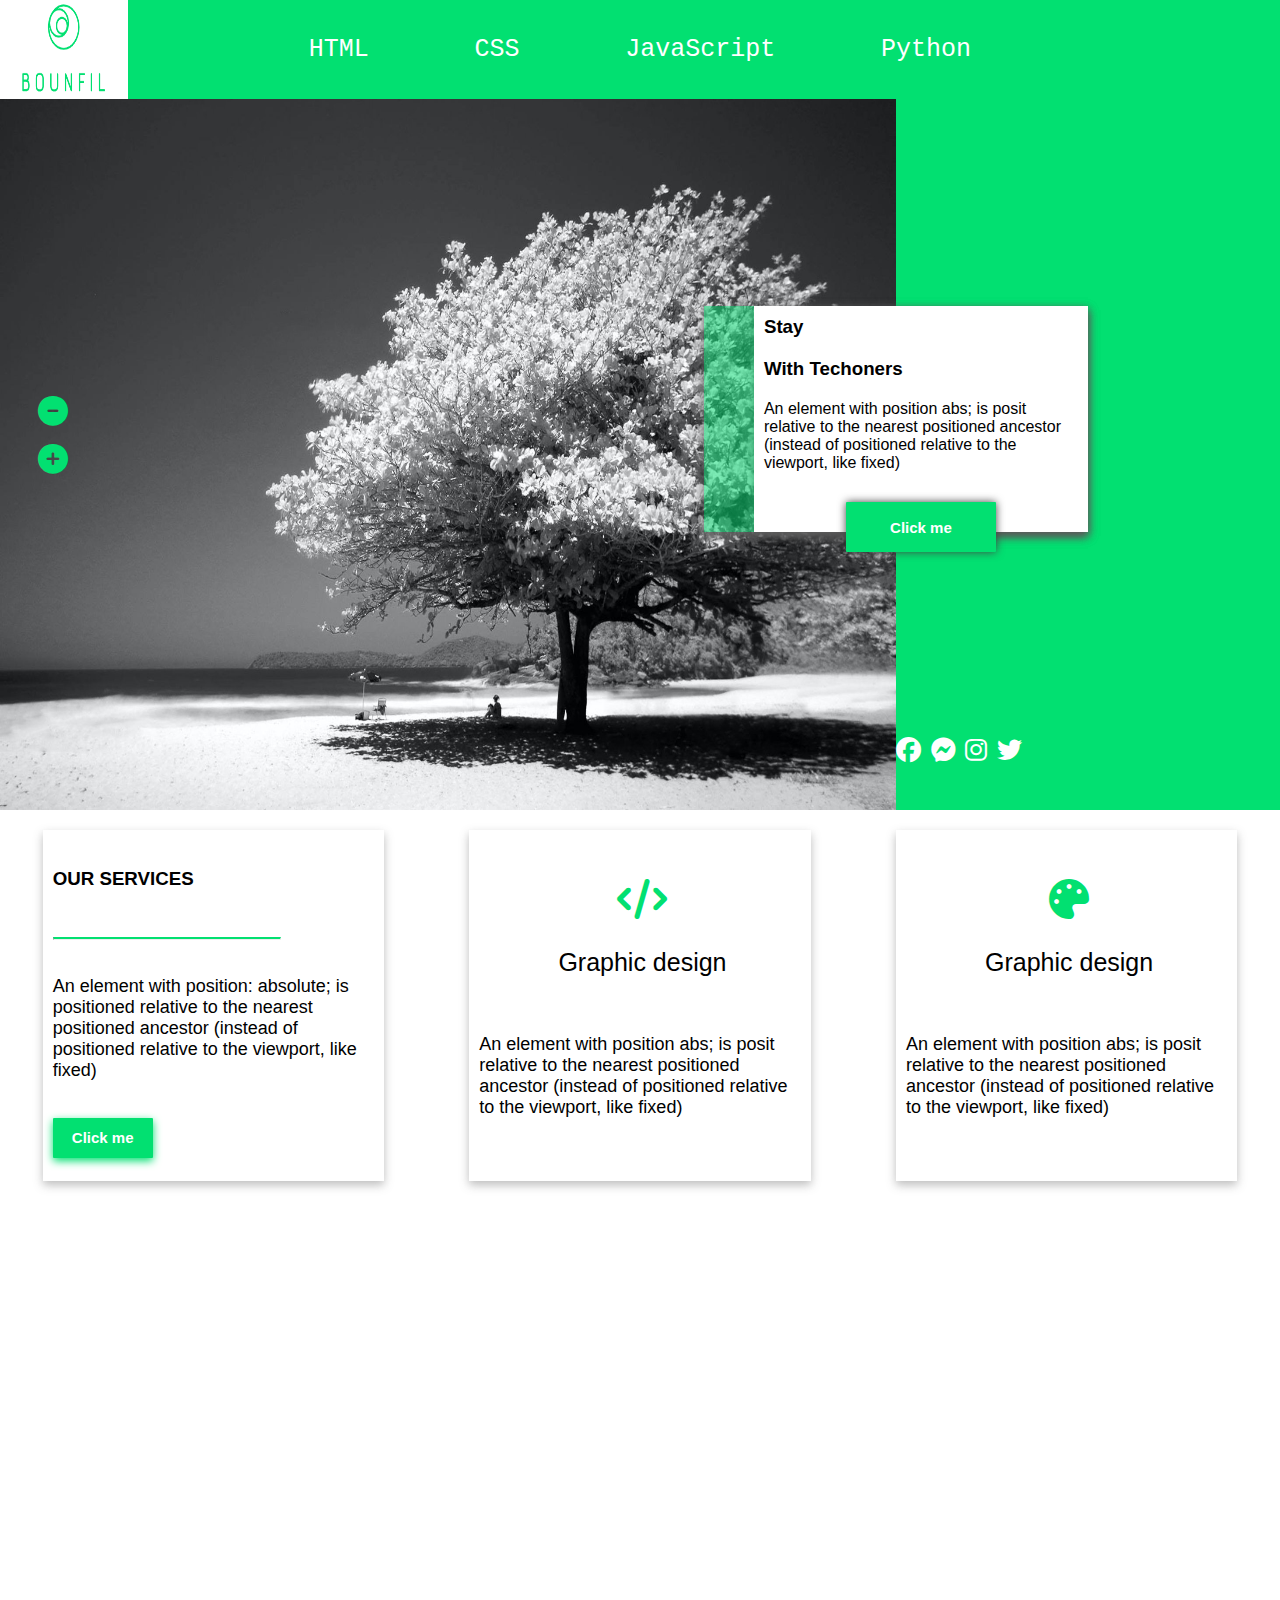
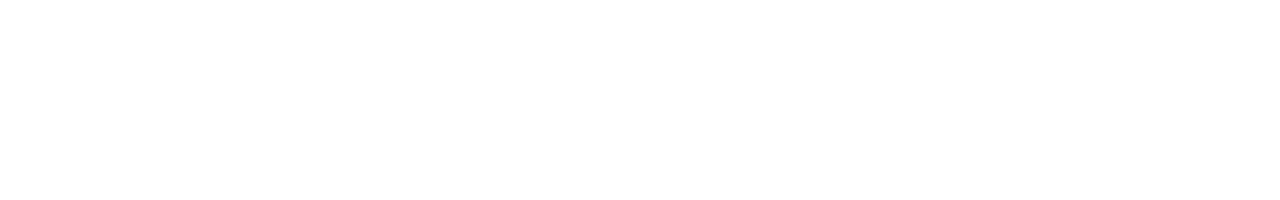
<file: Day-5/index.html>
<!DOCTYPE html>
<html lang="en">
<head>
    <meta charset="UTF-8">
    <meta name="viewport" content="width=device-width, initial-scale=1.0">
    <title>Document</title>
    <link rel="stylesheet" href="styles.css">
    <link rel="stylesheet" href="https://cdnjs.cloudflare.com/ajax/libs/font-awesome/6.4.2/css/all.min.css"/>
</head>
<body>
    <div class="container">
        <div class="container-header">
            <div class="container-header-1"><img src="logo.PNG" class="img"></div>
            <div class="container-header-2">
                <nav>
                    <a href="/html/">HTML</a> 
                    <a href="/css/">CSS</a> 
                    <a href="/js/">JavaScript</a> 
                    <a href="/python/">Python</a>
                </nav>
            </div>
            <div class="container-header-3"></div>
        </div>
        <div class="container-body">
            <div class="IMG"><img src="gray.jpg" class="img-gray"></div>
            <div class="container-body-text-general">
                <div class="opacity-div"></div>
                <div class="container-body-text">
                    <h3 class="container-body-text-1">
                        Stay
                    </h3>
                    <h3 class="container-body-text-2">
                        With Techoners
                    </h3>
                    <p class="container-body-text-3">
                        An element with position abs; is posit relative to the nearest positioned ancestor (instead of positioned relative to the viewport, like fixed)
                    </p>
                    <button class="button-two">Click me</button>
                </div>

            </div>
        </div>

        <div class="fa-brands-img">
            <i class="fa-brands fa-facebook fa-bounce"></i>
            <i class="fa-brands fa-facebook-messenger fa-bounce"></i>
            <i class="fa-brands fa-instagram fa-bounce"></i>
            <i class="fa-brands fa-twitter fa-bounce"></i>
        </div>
        <div class="minus-plus">
            <i class="fa-solid fa-circle-minus"></i>
            <i class="fa-solid fa-circle-plus"></i>
        </div>
        <div class="container-body-1">
            <div class="one">
                <h3>OUR SERVICES</h3>
                <hr class="new1">
                <p>An element with position: absolute; is positioned relative to the nearest positioned ancestor (instead of positioned relative to the viewport, like fixed)</p>
                <button class="button-one">Click me</button>
            </div>
            <div class="two">
                <i class="fa-solid fa-code icon"></i>
                <p class="title">Graphic design</p>
                <p class="text">
                    An element with position abs; is posit relative to the nearest positioned ancestor (instead of positioned relative to the viewport, like fixed)
                </p>
            </div>
            <div class="tree">
                <i class="fa-solid fa-palette icon"></i>
                <p class="title">Graphic design</p>
                <p class="text">
                    An element with position abs; is posit relative to the nearest positioned ancestor (instead of positioned relative to the viewport, like fixed)
                </p>
            </div>
        </div>
    </div>

</body>
</html>
</file>
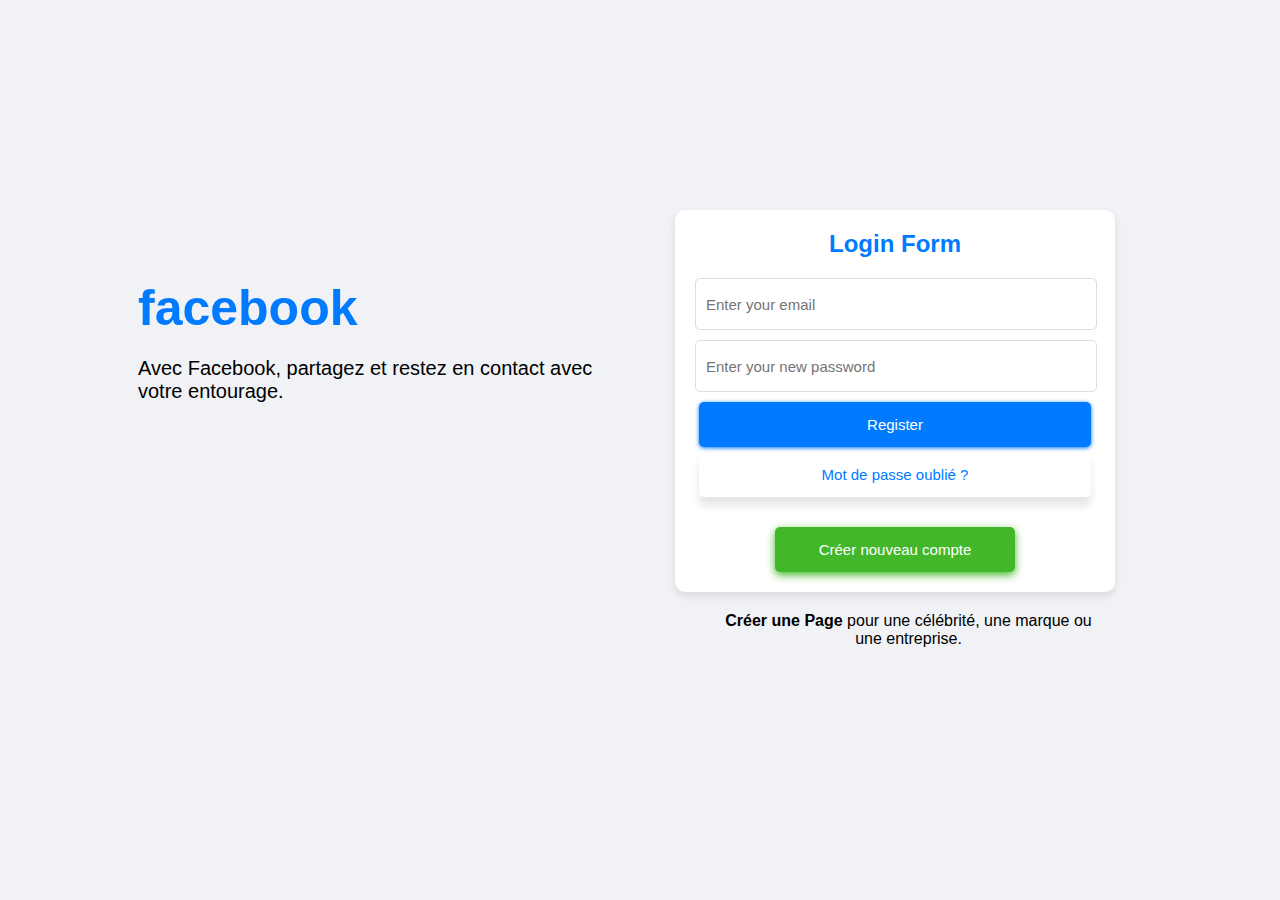
<file: Day4-Facebook/index.html>
<!DOCTYPE html>
<html lang="en">
<head>
    <meta charset="UTF-8">
    <meta name="viewport" content="width=device-width, initial-scale=1.0">
    <title>Facebook</title>
    <link rel="stylesheet" href="styles.css">
</head>
<body>
    <div class="Main">
        <div class="left">
            <p>facebook</p>
            <span>Avec Facebook, partagez et restez en contact avec votre entourage.</span>
        </div>

        <div class="right">
            <div class="card">   
                <h2>Login Form</h2>   
                <form>
                    <input type="email" id="email" placeholder="Enter your email">            
                    <input type="password" id="new-password" placeholder="Enter your new password">
                    <button class="buttom-register" type="submit">Register</button>
                    <button class="buttom-password"> Mot de passe oublié ?</button>
                    <button class="buttom-neu-compte">Créer nouveau compte</button>
                </form>
            </div>
            <p class="Creer-Page"><strong>Créer une Page</strong> pour une célébrité, une marque ou une entreprise.</p>
        </div>
    </div>
</body>
</html>
</file>
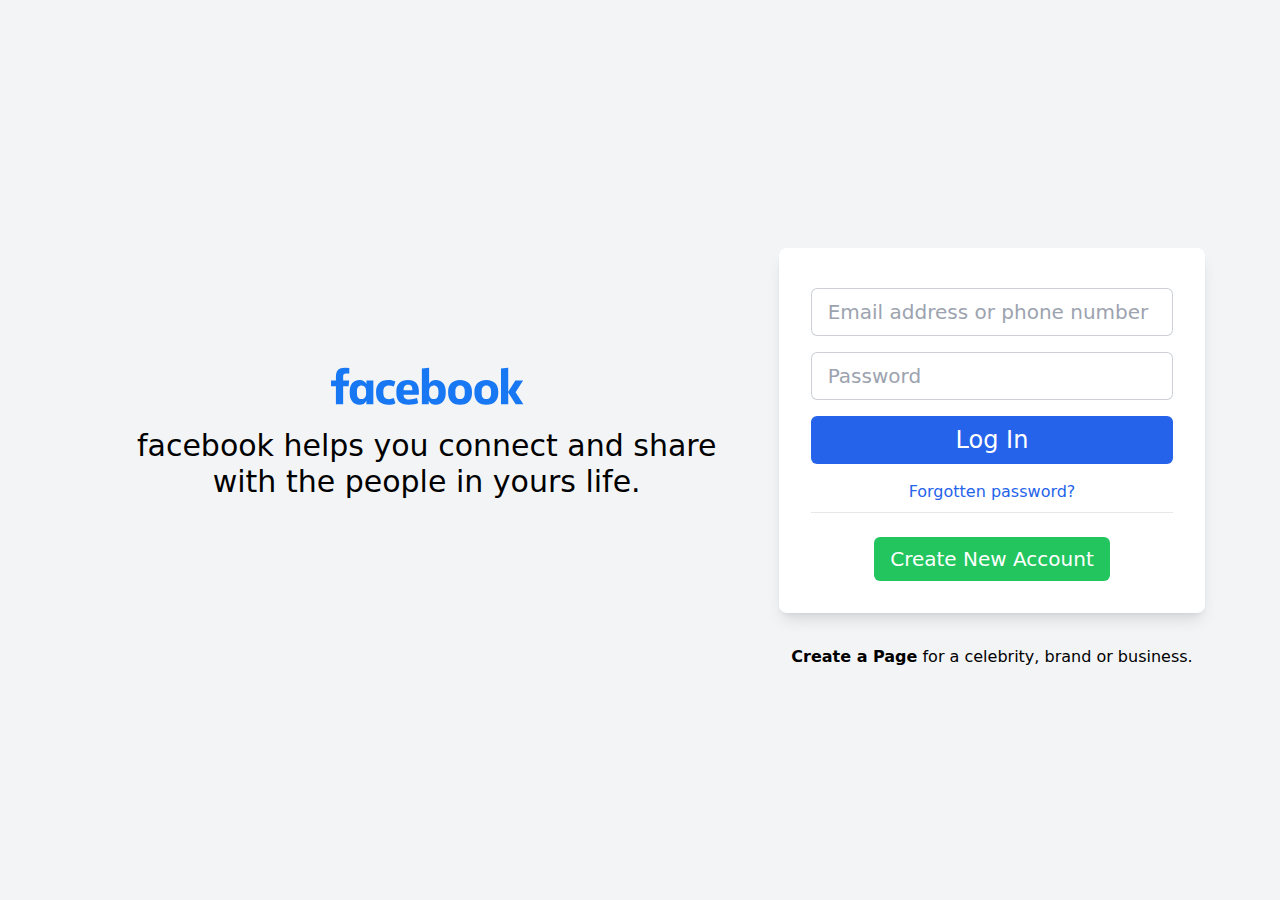
<file: facebook-login-page-main/index.html>
<!DOCTYPE html>
<html lang="en">

<head>
    <meta charset="UTF-8">
    <meta http-equiv="X-UA-Compatible" content="IE=edge">
    <meta name="viewport" content="width=device-width, initial-scale=1.0">
    <link rel="icon" href="assets/1_Facebook_colored_svg_copy-512.webp">
    
    <title>Facebook – log in or sign up</title>
    <!-- styles -->
    <style>
      .right{
        position:relative;
      }
      .foot-text-container{
        position:absolute;
        bottom:-3.5rem;
        left:50%;
        transform:translateX(-50%);
        text-align: center;
        width:100%;
        margin:auto;
      }
    </style>
  <link rel="stylesheet" href="assets/index.b9fe927c.css">
</head>

<body class="bg-gray-100 overflow-hidden">
    <div class="container bg-gray-100 h-[100vh] flex items-center justify-center  mt-[-20px] sm:flex-col md:flex-row w-[100vw]">
        <div class="left w-2/4 mx-8 sm:w-[80%]md:w-[50%] lg:w-[50%]">
          <img class="w-60 md:w-60 sm:w-44 sm:m-auto " src="assets/fblogin.9531e960.svg" alt="loading image!">
          <p class=" create-p text-3xl mx-4 sm:text-[15px] md:text-2xl lg:text-3xl sm:text-center mb-4">facebook helps you connect and share with the people in yours life.</p>
        </div>
        <div class="right flex flex-col bg-white p-8  rounded-lg w-1/3 shadow-lg sm:w-[90%] md:w-[50%] lg:w-[33.33%]">
            <p class="fblogP text-center md:hidden mt-0 mb-2 sm:text-lg sm:font-bold">Log into Facebook</p>
          <input class="border-[1px] border-gray-400 rounded-md border-opacity-50 text-xl px-4 h-12 my-2 w-auto  focus:border-blue-600 focus:border-[1px] focus:outline-none hover:border-black hover:border-[1px]" type="text" placeholder="Email address or phone number">
          <input class="border-[1px] border-gray-400 rounded-md border-opacity-50 text-xl px-4 h-12 my-2 w-auto  focus:border-blue-600 focus:border-[1px] focus:outline-none hover:border-black hover:border-[1px]" type="password" placeholder="Password" >
          <button class="logBtn w-auto py-2 bg-blue-600 my-2 text-2xl text-white rounded-md hover:bg-blue-700 active:bg-blue-800 duration-200"><a href="thanks.html">Log In</a></button>
          <a class="my-2 w-auto text-center target text-blue-600 hover:underline" href="forget.html">Forgotten password?</a>
          <hr>
          <button class="width-1/3 mx-auto py-2 bg-green-500 mt-6 text-xl text-white rounded-md px-4 hover:bg-green-600 active:bg-green-700 duration-200 createBtn"><a href="thanks.html" target="_blank">Create New Account</a></button>

          <div class="foot-text-container">
            <p class="textP"><strong>Create a Page</strong> for a celebrity, brand or business.</p>
        </div>
        </div>
    </div>
</body>
</html>
</file>
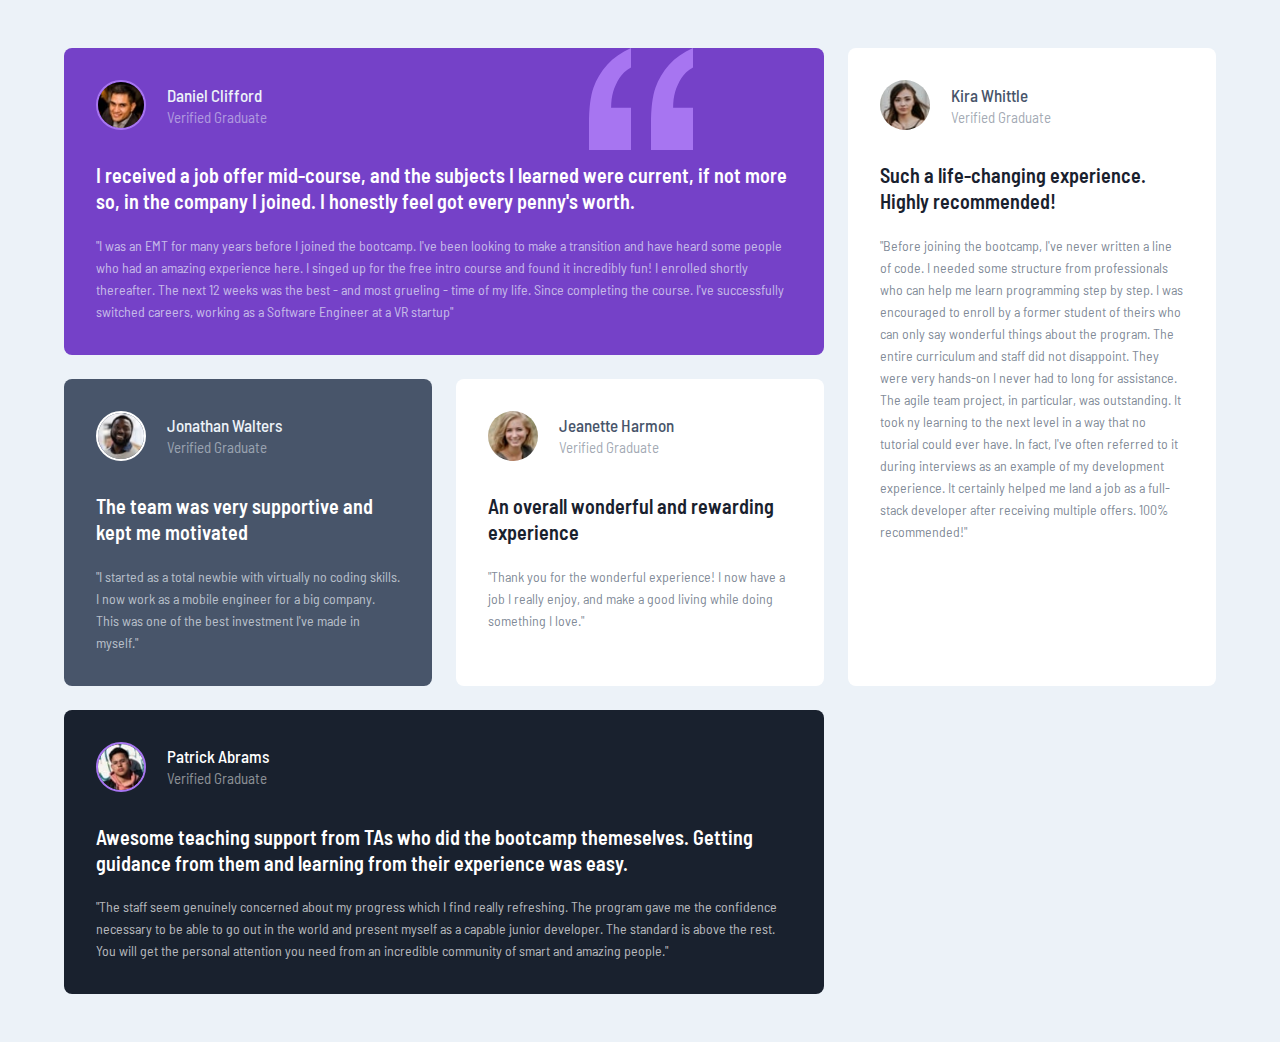
<file: testimonials-grid-section-frontEndMentor-main/index.html>
<!DOCTYPE html>
<html lang="en">
  <head>
    <meta charset="UTF-8" />
    <meta http-equiv="X-UA-Compatible" content="IE=edge" />
    <meta name="viewport" content="width=device-width, initial-scale=1.0" />
    <link
      rel="shortcut icon"
      href="./images/favicon-32x32.png"
      type="image/x-icon"
    />
    <!-- Font Awesome Link -->
    <link
      rel="stylesheet"
      href="https://cdnjs.cloudflare.com/ajax/libs/font-awesome/6.1.1/css/all.min.css"
    />
    <!-- Style Sheet -->
    <link rel="stylesheet" href="./css/style.css" />
    <link rel="stylesheet" href="./css/media-query.css" />
    <title>Testimonials Grid Section</title>
  </head>
  <body>
    <!-- Testimonial Grid Section -->
    <main class="main-container">
      <section class="card-container container">
        <div class="card card-1">
          <div class="user-info">
            <img src="./images/image-daniel.jpg" alt="" />
            <div class="user-name">
              <h3>Daniel Clifford</h3>
              <p>Verified Graduate</p>
            </div>
          </div>
          <h4>
            I received a job offer mid-course, and the subjects I learned were
            current, if not more so, in the company I joined. I honestly feel
            got every penny's worth.
          </h4>
          <p>
            "I was an EMT for many years before I joined the bootcamp. I've been
            looking to make a transition and have heard some people who had an
            amazing experience here. I singed up for the free intro course and
            found it incredibly fun! I enrolled shortly thereafter. The next 12
            weeks was the best - and most grueling - time of my life. Since
            completing the course. I've successfully switched careers, working
            as a Software Engineer at a VR startup"
          </p>
        </div>

        <div class="card card-2">
          <div class="user-info">
            <img src="./images/image-jonathan.jpg" alt="" />
            <div class="user-name">
              <h3>Jonathan Walters</h3>
              <p>Verified Graduate</p>
            </div>
          </div>
          <h4>The team was very supportive and kept me motivated</h4>
          <p>
            "I started as a total newbie with virtually no coding skills. I now
            work as a mobile engineer for a big company. This was one of the
            best investment I've made in myself."
          </p>
        </div>

        <div class="card card-3">
          <div class="user-info">
            <img src="./images/image-jeanette.jpg" alt="" />
            <div class="user-name">
              <h3>Jeanette Harmon</h3>
              <p>Verified Graduate</p>
            </div>
          </div>
          <h4>An overall wonderful and rewarding experience</h4>
          <p>
            "Thank you for the wonderful experience! I now have a job I really
            enjoy, and make a good living while doing something I love."
          </p>
        </div>

        <div class="card card-4">
          <div class="user-info">
            <img src="./images/image-patrick.jpg" alt="" />
            <div class="user-name">
              <h3>Patrick Abrams</h3>
              <p>Verified Graduate</p>
            </div>
          </div>
          <h4>
            Awesome teaching support from TAs who did the bootcamp themeselves.
            Getting guidance from them and learning from their experience was
            easy.
          </h4>
          <p>
            "The staff seem genuinely concerned about my progress which I find
            really refreshing. The program gave me the confidence necessary to
            be able to go out in the world and present myself as a capable
            junior developer. The standard is above the rest. You will get the
            personal attention you need from an incredible community of smart
            and amazing people."
          </p>
        </div>

        <div class="card card-5">
          <div class="user-info">
            <img src="./images/image-kira.jpg" alt="" />
            <div class="user-name">
              <h3>Kira Whittle</h3>
              <p>Verified Graduate</p>
            </div>
          </div>
          <h4>Such a life-changing experience. Highly recommended!</h4>
          <p>
            "Before joining the bootcamp, I've never written a line of code. I
            needed some structure from professionals who can help me learn
            programming step by step. I was encouraged to enroll by a former
            student of theirs who can only say wonderful things about the
            program. The entire curriculum and staff did not disappoint. They
            were very hands-on I never had to long for assistance. The agile
            team project, in particular, was outstanding. It took ny learning to
            the next level in a way that no tutorial could ever have. In fact,
            I've often referred to it during interviews as an example of my
            development experience. It certainly helped me land a job as a
            full-stack developer after receiving multiple offers. 100%
            recommended!"
          </p>
        </div>
      </section>
    </main>
    <!-- Javascript Link -->
    <script src="./js/script.js"></script>
  </body>
</html>
</file>
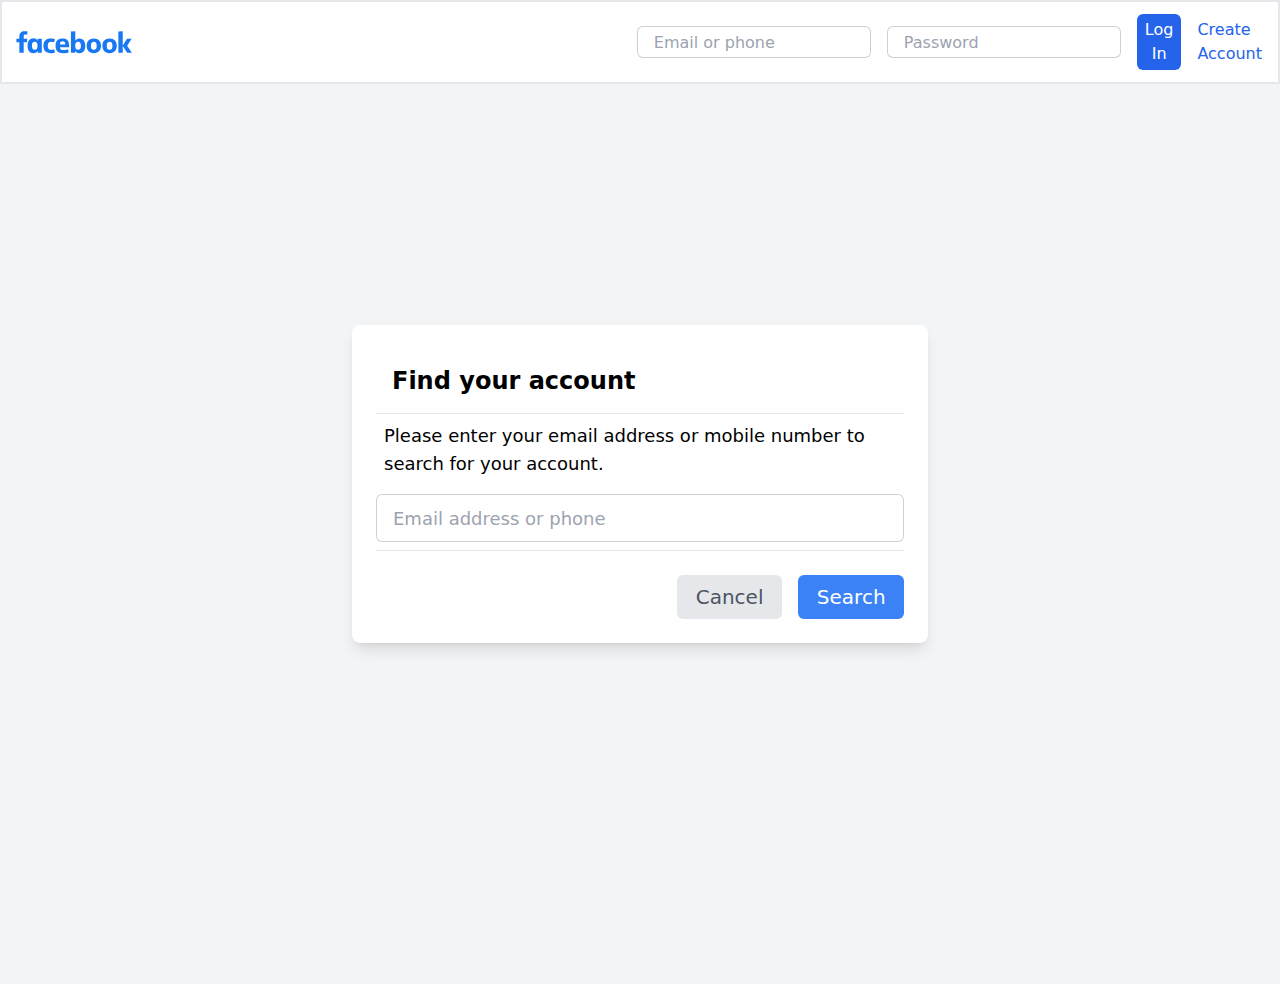
<file: facebook-login-page-main/forget.html>
<!DOCTYPE html>
<html lang="en">
<head>
    <meta charset="UTF-8">
    <meta http-equiv="X-UA-Compatible" content="IE=edge">
    <meta name="viewport" content="width=device-width, initial-scale=1.0">
    <link rel="stylesheet" href="assets/index.b9fe927c.css">
    <title>Forgotten Password | Can't Log In | Facebook</title>
    <style>
        @media screen and (max-width:1024px){
           .email,.password,.navbutton{
               display:none;
           }
        }
        @media screen and (max-width:639.9px){
           .forget-box{
               width:90%;
           }
           .right{
               padding: 0;
           }

        }
        @media screen and (max-width:1023.9px){
           .forget-box{
               width:90%;
           }
           .forget-btn{
               font-size:16px;
               margin:15px 0px 5px 15px;
               width:35%;
           }
        }
    </style>
</head>
<body class="bg-gray-100 overflow-hidden">
    <!-- nav -->
    <div class="nav bg-white flex border-2 py-1">
        <div class="left w-1/2 flex justify-start items-center"><img src="assets/fblogin.9531e960.svg" class="w-36" alt="loading image!"></div>
        <div class="right flex w-1/2 justify-end items-center">
            <input type="text" placeholder="Email or phone" class=" email border-[1px] border-gray-400 rounded-md border-opacity-50 text-md px-4 h-8 my-2 w-auto  focus:border-blue-600 focus:border-[1px] focus:outline-none hover:border-black hover:border-[1px]">
            <input type="password" placeholder="Password" class="password border-[1px] border-gray-400 rounded-md border-opacity-50 text-md px-4 h-8 my-2 w-auto  focus:border-blue-600 focus:border-[1px] focus:outline-none hover:border-black hover:border-[1px] ml-4">
            <button class="navbutton w-10/12 py-1 bg-blue-600 my-2 text-md px-2 ml-4 text-white rounded-md hover:bg-blue-700 active:bg-blue-800 duration-200"><a class="text-white" href="thanks.html">Log In</a></button>
            <a class="my-2 text-blue-600 hover:underline ml-4 mr-4" href="index.html">Create Account</a>          
            <hr>
        </div>
    </div>  


    <!-- container -->
<form>
    <div class="container flex justify-center items-center bg-gray-100 h-[100vh]">
        <div class="forget-box bg-white rounded-lg shadow-lg p-6  w-[45%] mt-[-100px]">
             <p class="text-2xl m-4"><strong>Find your account</strong></p>
             <hr>
             <div class="detail-box">
                 <p class="text-lg m-2">Please enter your email address or mobile number to search for your account.</p>
                 <input class="border-[1px] border-gray-400 rounded-md border-opacity-50 text-lg px-4 h-12 my-2 w-[100%]  focus:border-blue-600 focus:border-[1px] focus:outline-none hover:border-black hover:border-[1px]" type="text" placeholder="Email address or phone">
                 <hr>
                 <div class="button-box flex justify-end items-end">
                    <button class=" forget-btn w-1/5 py-2 bg-gray-200 mt-6 text-xl text-gray-600 rounded-md hover:bg-gray-300 active:bg-gray-400 duration-200"><a href="index.html">Cancel</a></button>
                    
                    <button class=" forget-btn w-1/5 py-2 bg-blue-500 mt-6 text-xl text-white rounded-md px-4 hover:bg-blue-600 active:bg-blue-700 duration-200 ml-4"><a class="text-white" href="thanks.html">Search</a></button>
                 </div>
             </div>
        </div>
    </div>
</form>
</body>
</html>
</file>
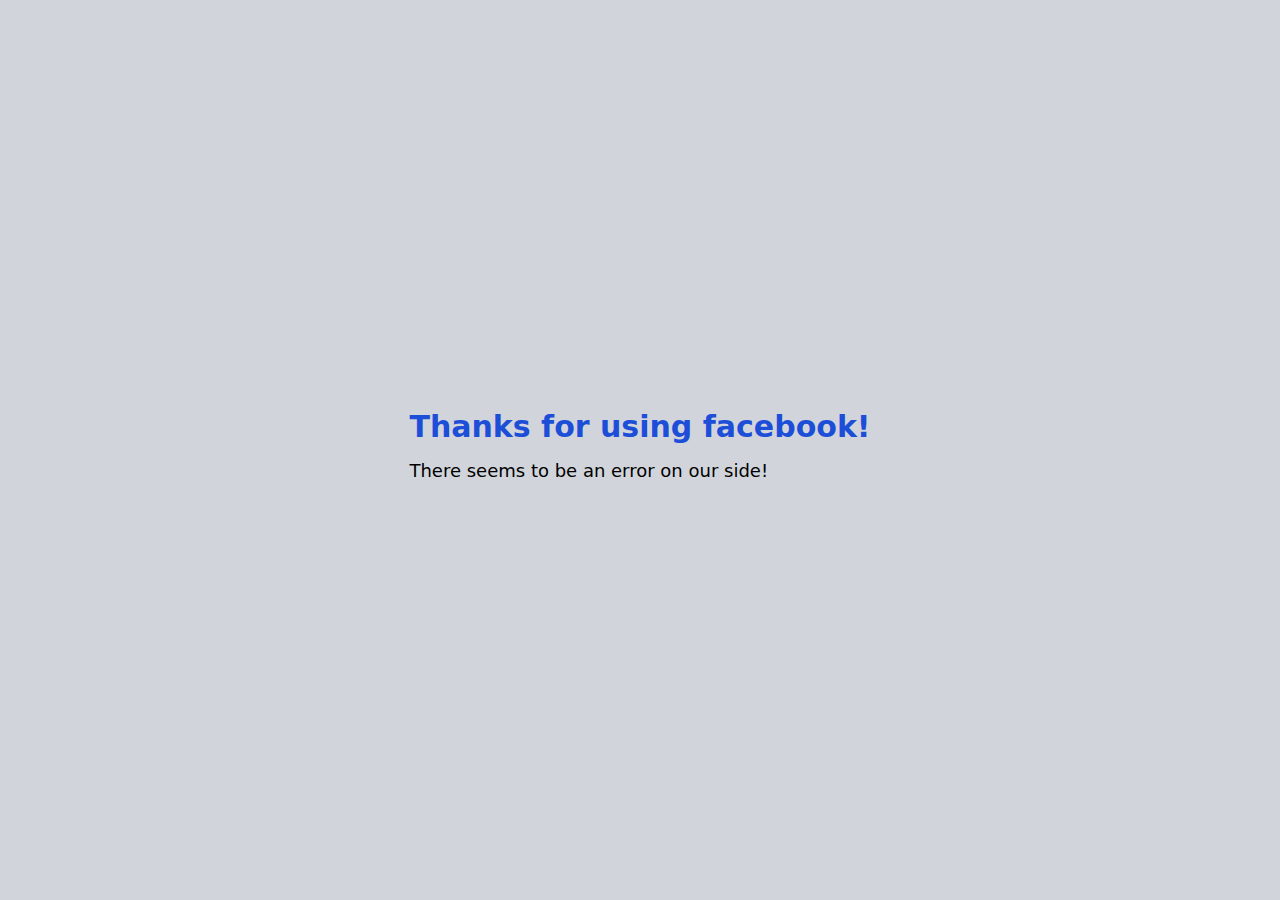
<file: facebook-login-page-main/thanks.html>
<!DOCTYPE html>
<html lang="en">
<head>
    <meta charset="UTF-8">
    <meta http-equiv="X-UA-Compatible" content="IE=edge">
    <meta name="viewport" content="width=device-width, initial-scale=1.0">
    <link rel="stylesheet" href="assets/index.b9fe927c.css">
    <title>Thanks!</title>
</head>
<body class="bg-gray-300 bgg">
    <div class="container flex justify-center items-center bg-gray-300 h-[100vh] w-[100vw]">
    <p class="text-lg leading-10"><strong class="text-3xl text-blue-700">Thanks for using facebook!</strong><br>There seems to be an error on our side!
    </p>
</div>
</body>
</html>
</file>
<file: Day-5/styles.css>
* {
	margin: 0;
	padding: 0;
    box-sizing: border-box;
	background-color: #ffffff;
}
.container {
    height: 200vh;
    position: relative;
}
.container-body {
    width: 100%;
    height: 45%;
    display: flex;
    background-color: #02E071;

}
.container-header {
    width: 100%;
    height: 11%;
    display: flex;
    justify-content: center;
    align-items: center;
    background-color: #02E071;
    position: fixed;
    z-index: 10;
}
.container-header-1 {
    width: 20%;
    height: 100%;
    background-color: #02E071 ;
} 
.container-header-2  {
    width: 60%;
    height: 100%;
    background-color: #02E071 ;
} 
.container-header-3 {
    width: 20%;
    height: 100%;
    background-color: #02E071 ;
}
.img {
    width: 50%;
    height: 100%;
}
nav {
    display: flex;
    height: 100%;
    background-color: #02E071 ;
    margin: auto;

}

nav a {
    display: block;
    color: white;
    font-size: 25px;
    font-weight: 100;
    text-align: center;
    font-family:  Courier, monospace;
    text-decoration: none;
    margin: auto;
    padding: 24px 20px;
    background-color: #02E071 ;
}

/* Change the link color to #111 (black) on hover */
nav a:hover {
    background-color: #ffffff;
    color: black;
}

.IMG {
    width: 70%;
    height: 100%;
}
.img-gray {
    width: 100%;
    height: 100%;
}
.opacity-div {
    width: 13%;
    height: 100;
    background-color: #02E071;
    opacity: 0.5;
    top: 15%;
    left: 30%;
  }
.container-body-text-general {
    width: 30%;
    background-color: transparent; 
    position :absolute;
    top: 17%;
    left: 55%;
    min-width: 190px;
    text-align: center;
    display: flex;
    box-shadow: 0 4px 9px rgb(91 91 91 / 100%);
}
.fa-brands-img {
    column-gap: 10%;
    position :absolute;
    top: 41%;
    left: 70%;
    background-color: transparent; 
    display: flex;
}
.fa-brands-img .fa-brands{
    color: #ffffff;
    font-size: 25px;
    text-align: center;
    background-color: transparent; 

}
.minus-plus {
    row-gap: 30%;
    position :absolute;
    top: 22%;
    left: 3%;
    display: grid;
    background-color: transparent; 
}
.minus-plus i{
    color: #02E071;
    font-size: 30px;
    background-color: transparent; 

}
.container-body-text {
    width: 87%;
    padding: 10px 10px;
    background-color: rgb(255, 255, 255);
    
    text-align: center;
    box-shadow: 0 4px 9px rgb(91 91 91 / 100%);
}

.container-body-text-1 {
    margin-bottom: 20px;    
    text-align: left; 
    font-family: Arial, Helvetica, sans-serif; 
      
}
.container-body-text-2 {
    margin-bottom: 20px;  
    text-align: left;  
    font-family: Arial, Helvetica, sans-serif;   
}
.container-body-text-3 {
    text-align: left;  
    font-family: Arial, Helvetica, sans-serif;  
}


.container-body-1 {
    display: flex;
    width: 100%;
    height: 30%;
    flex-direction: row;
    justify-content: space-evenly;
    flex-wrap: wrap;
    align-items: center;
}



.one,.two ,.tree {
    display: grid;
    margin: auto;
    width: calc(80% /3);
    height: 65%;
    align-items: center;
    padding: 20px 5px 5px 10px ;
    min-width: 220px;
    box-shadow: 0 4px 9px rgb(91 91 91 / 40%);
    margin-top: 20px;
}

.one h3{
    font-family:  Arial;
    width: 100%;
}
.one p{
    font-family:  Arial;
    width: 100%;
    color: rgb(0, 0, 0);
    font-size: large;
    font-weight: 500;
}
.button-one {
    padding: 10px;
    background-color: #02E071;
    color: #ffffff;
    height: 40px;
    border: none;
    border-radius: 1px;
    box-shadow: 0 3px 9px #02E071;
    cursor: pointer;
    width: 100px;
    display: block;
    font-size: 15px;
    font-family:  Arial;
    font-weight: 600;
}

.button-one:hover {
    background-color: #ffffff;
    color: black;
}

.button-two {
    padding: 10px;
    background-color: #02E071;
    color: #ffffff;
    height: 50px;
    border: none;
    border-radius: 1px;
    box-shadow: 0 0px 9px #434343;
    cursor: pointer;
    width: 150px;
    display: block;
    font-size: 15px;
    font-family:  Arial;
    font-weight: 600;
    top: 30px;
    margin: auto;    
    position: relative;
}

.button-two:hover {
    background-color: #ffffff;
    color: black;
}


.new1 {
        border-top: 0.07cm solid #02E071;
        width: 70%;
        margin-top: 10px;
}

.icon {
    color: #02E071;
    font-size: 40px;
    text-align: center;
    
}

.title {
    width: 100%;
    text-align: center;
    margin-bottom: auto;
    font-size: 25px;
    font-weight: 500;
    font-family: Arial, Helvetica, sans-serif;
}

.text {
    width: 100%;
    text-align: left;
    margin-bottom: auto;
    font-size: large;
    font-family: Arial, Helvetica, sans-serif;
}
</file>
<file: Day4-Facebook/styles.css>
* {
	margin: 0;
	padding: 0;
	background-color: #f0f2f5;
}
.Main {
    margin: auto;
    width: 80%;
    background-color: #f0f2f5;
    display: flex;
    padding: 100px;
    margin-top: 100px;
    column-gap: 50px;
}
.left {
    margin: auto;
    width: 50%;
    padding: 10px;
    background-color: #f0f2f5;
}
.right {
    margin: auto;
    width: 50%;
    padding: 10px;
    background-color: #f0f2f5;
    display: grid;
    justify-content: center;
    align-items: center;
}    
.Main .left p {
    color: #007BFF;
    margin-bottom: 20px;
    font-family:  Arial;
    text-align: left;
    font-size: 50px;
    font-weight: 700;
    margin-top: -150px;
}
.Main .left span {
    font-family:  Arial;
    font-size: 20px;
    display: block;
    background-color: #f0f2f5;
}
.right .card {
    width: 400px;
    background-color: #fff;
    padding: 20px;
    border-radius: 10px;
    box-shadow: 0 4px 8px rgba(0, 0, 0, 0.1);
}
.right .card form input {
    padding: 10px;
    margin: auto;
    height: 30px;
    margin-bottom: 10px;
    border: 1px solid #ddd;
    border-radius: 5px;
    display: flex;
    justify-content: center;
    align-items: center;
    background-color: #fff;
    width: 95%;
}
h2 {
    color: #007BFF;
    margin-bottom: 20px;
    font-family:  Arial;
    text-align: center;
    background-color: #fff;
}
  
.right .card form  {
    background-color: #fff;
    width: 400px;
    
}

.right .card form  .buttom-register {
    margin: auto;
    padding: 10px;
    background-color: #007BFF;
    box-shadow: 0 1px 4px #007BFF;
    color: #fff;
    border: none;
    border-radius: 5px;
    cursor: pointer;
    height: 45px;
    width: 98%;
    font-size: 15px;
    display: block;
}

.buttom-password {
    margin: auto;
    margin-top: 5px;
    padding: 10px;
    background-color: #ffffff;
    color: #007BFF;
    border: none;
    border-radius: 5px;
    box-shadow: 0 9px 8px rgba(0, 0, 0, 0.1);
    cursor: pointer;
    width: 98%;
    height: 45px;
    display: block;
    font-size: 15px;
}
.buttom-neu-compte {
    margin: auto;
    margin-top: 30px;
    padding: 10px;
    background-color: #42b72a;
    color: #ffffff;
    height: 45px;
    border: none;
    border-radius: 5px;
    box-shadow: 0 3px 9px #42b72a;
    cursor: pointer;
    width: 60%;
    display: block;
    font-size: 15px;
}

.Creer-Page {
    color: #000000;
    font-family:  Arial;
    text-align: center;
    width: 80%;
    margin: auto;
    margin-top: 20px;
}
#email{
    font-size: 15px;
}

#new-password {
    font-size: 15px;
}
</file>
<file: facebook-login-page-main/assets/index.b9fe927c.css>
*,:before,:after{box-sizing:border-box;border-width:0;border-style:solid;border-color:#e5e7eb}:before,:after{--tw-content: ""}html{line-height:1.5;-webkit-text-size-adjust:100%;-moz-tab-size:4;-o-tab-size:4;tab-size:4;font-family:ui-sans-serif,system-ui,-apple-system,BlinkMacSystemFont,Segoe UI,Roboto,Helvetica Neue,Arial,Noto Sans,sans-serif,"Apple Color Emoji","Segoe UI Emoji",Segoe UI Symbol,"Noto Color Emoji"}body{margin:0;line-height:inherit}hr{height:0;color:inherit;border-top-width:1px}abbr:where([title]){-webkit-text-decoration:underline dotted;text-decoration:underline dotted}h1,h2,h3,h4,h5,h6{font-size:inherit;font-weight:inherit}a{color:inherit;text-decoration:inherit}b,strong{font-weight:bolder}code,kbd,samp,pre{font-family:ui-monospace,SFMono-Regular,Menlo,Monaco,Consolas,Liberation Mono,Courier New,monospace;font-size:1em}small{font-size:80%}sub,sup{font-size:75%;line-height:0;position:relative;vertical-align:baseline}sub{bottom:-.25em}sup{top:-.5em}table{text-indent:0;border-color:inherit;border-collapse:collapse}button,input,optgroup,select,textarea{font-family:inherit;font-size:100%;line-height:inherit;color:inherit;margin:0;padding:0}button,select{text-transform:none}button,[type=button],[type=reset],[type=submit]{-webkit-appearance:button;background-color:transparent;background-image:none}:-moz-focusring{outline:auto}:-moz-ui-invalid{box-shadow:none}progress{vertical-align:baseline}::-webkit-inner-spin-button,::-webkit-outer-spin-button{height:auto}[type=search]{-webkit-appearance:textfield;outline-offset:-2px}::-webkit-search-decoration{-webkit-appearance:none}::-webkit-file-upload-button{-webkit-appearance:button;font:inherit}summary{display:list-item}blockquote,dl,dd,h1,h2,h3,h4,h5,h6,hr,figure,p,pre{margin:0}fieldset{margin:0;padding:0}legend{padding:0}ol,ul,menu{list-style:none;margin:0;padding:0}textarea{resize:vertical}input::-moz-placeholder,textarea::-moz-placeholder{opacity:1;color:#9ca3af}input:-ms-input-placeholder,textarea:-ms-input-placeholder{opacity:1;color:#9ca3af}input::placeholder,textarea::placeholder{opacity:1;color:#9ca3af}button,[role=button]{cursor:pointer}:disabled{cursor:default}img,svg,video,canvas,audio,iframe,embed,object{display:block;vertical-align:middle}img,video{max-width:100%;height:auto}[hidden]{display:none}*,:before,:after{--tw-translate-x: 0;--tw-translate-y: 0;--tw-rotate: 0;--tw-skew-x: 0;--tw-skew-y: 0;--tw-scale-x: 1;--tw-scale-y: 1;--tw-pan-x: ;--tw-pan-y: ;--tw-pinch-zoom: ;--tw-scroll-snap-strictness: proximity;--tw-ordinal: ;--tw-slashed-zero: ;--tw-numeric-figure: ;--tw-numeric-spacing: ;--tw-numeric-fraction: ;--tw-ring-inset: ;--tw-ring-offset-width: 0px;--tw-ring-offset-color: #fff;--tw-ring-color: rgb(59 130 246 / .5);--tw-ring-offset-shadow: 0 0 #0000;--tw-ring-shadow: 0 0 #0000;--tw-shadow: 0 0 #0000;--tw-shadow-colored: 0 0 #0000;--tw-blur: ;--tw-brightness: ;--tw-contrast: ;--tw-grayscale: ;--tw-hue-rotate: ;--tw-invert: ;--tw-saturate: ;--tw-sepia: ;--tw-drop-shadow: ;--tw-backdrop-blur: ;--tw-backdrop-brightness: ;--tw-backdrop-contrast: ;--tw-backdrop-grayscale: ;--tw-backdrop-hue-rotate: ;--tw-backdrop-invert: ;--tw-backdrop-opacity: ;--tw-backdrop-saturate: ;--tw-backdrop-sepia: }.container{width:100%}@media (min-width: 640px){.container{max-width:640px}}@media (min-width: 768px){.container{max-width:768px}}@media (min-width: 1024px){.container{max-width:1024px}}@media (min-width: 1280px){.container{max-width:1280px}}@media (min-width: 1536px){.container{max-width:1536px}}.absolute{position:absolute}.relative{position:relative}.bottom-\[15\%\]{bottom:15%}.right-\[12\%\]{right:12%}.m-4{margin:1rem}.m-2{margin:.5rem}.my-2{margin-top:.5rem;margin-bottom:.5rem}.mx-8{margin-left:2rem;margin-right:2rem}.mx-4{margin-left:1rem;margin-right:1rem}.mx-auto{margin-left:auto;margin-right:auto}.ml-4{margin-left:1rem}.mr-4{margin-right:1rem}.mt-\[-100px\]{margin-top:-100px}.mt-6{margin-top:1.5rem}.mt-\[-20px\]{margin-top:-20px}.mb-4{margin-bottom:1rem}.mt-0{margin-top:0}.mb-2{margin-bottom:.5rem}.flex{display:flex}.h-8{height:2rem}.h-\[100vh\]{height:100vh}.h-12{height:3rem}.w-1\/2{width:50%}.w-36{width:9rem}.w-auto{width:auto}.w-28{width:7rem}.w-\[45\%\]{width:45%}.w-\[100\%\]{width:100%}.w-1\/5{width:20%}.w-\[100vw\]{width:100vw}.w-2\/4{width:50%}.w-60{width:15rem}.w-1\/3{width:33.333333%}.flex-col{flex-direction:column}.items-end{align-items:flex-end}.items-center{align-items:center}.justify-end{justify-content:flex-end}.justify-center{justify-content:center}.overflow-hidden{overflow:hidden}.rounded-md{border-radius:.375rem}.rounded-lg{border-radius:.5rem}.border-2{border-width:2px}.border-\[1px\]{border-width:1px}.border-gray-400{--tw-border-opacity: 1;border-color:rgb(156 163 175 / var(--tw-border-opacity))}.border-opacity-50{--tw-border-opacity: .5}.bg-gray-100{--tw-bg-opacity: 1;background-color:rgb(243 244 246 / var(--tw-bg-opacity))}.bg-white{--tw-bg-opacity: 1;background-color:rgb(255 255 255 / var(--tw-bg-opacity))}.bg-blue-600{--tw-bg-opacity: 1;background-color:rgb(37 99 235 / var(--tw-bg-opacity))}.bg-gray-200{--tw-bg-opacity: 1;background-color:rgb(229 231 235 / var(--tw-bg-opacity))}.bg-blue-500{--tw-bg-opacity: 1;background-color:rgb(59 130 246 / var(--tw-bg-opacity))}.bg-green-500{--tw-bg-opacity: 1;background-color:rgb(34 197 94 / var(--tw-bg-opacity))}.bg-gray-300{--tw-bg-opacity: 1;background-color:rgb(209 213 219 / var(--tw-bg-opacity))}.p-6{padding:1.5rem}.p-8{padding:2rem}.py-1{padding-top:.25rem;padding-bottom:.25rem}.px-4{padding-left:1rem;padding-right:1rem}.px-2{padding-left:.5rem;padding-right:.5rem}.py-2{padding-top:.5rem;padding-bottom:.5rem}.text-center{text-align:center}.text-2xl{font-size:1.5rem;line-height:2rem}.text-lg{font-size:1.125rem;line-height:1.75rem}.text-xl{font-size:1.25rem;line-height:1.75rem}.text-3xl{font-size:1.875rem;line-height:2.25rem}.leading-10{line-height:2.5rem}.text-white{--tw-text-opacity: 1;color:rgb(255 255 255 / var(--tw-text-opacity))}.text-blue-600{--tw-text-opacity: 1;color:rgb(37 99 235 / var(--tw-text-opacity))}.text-gray-600{--tw-text-opacity: 1;color:rgb(75 85 99 / var(--tw-text-opacity))}.text-blue-700{--tw-text-opacity: 1;color:rgb(29 78 216 / var(--tw-text-opacity))}.shadow-lg{--tw-shadow: 0 10px 15px -3px rgb(0 0 0 / .1), 0 4px 6px -4px rgb(0 0 0 / .1);--tw-shadow-colored: 0 10px 15px -3px var(--tw-shadow-color), 0 4px 6px -4px var(--tw-shadow-color);box-shadow:var(--tw-ring-offset-shadow, 0 0 #0000),var(--tw-ring-shadow, 0 0 #0000),var(--tw-shadow)}.duration-200{transition-duration:.2s}.hover\:border-\[1px\]:hover{border-width:1px}.hover\:border-black:hover{--tw-border-opacity: 1;border-color:rgb(0 0 0 / var(--tw-border-opacity))}.hover\:bg-blue-700:hover{--tw-bg-opacity: 1;background-color:rgb(29 78 216 / var(--tw-bg-opacity))}.hover\:bg-gray-300:hover{--tw-bg-opacity: 1;background-color:rgb(209 213 219 / var(--tw-bg-opacity))}.hover\:bg-blue-600:hover{--tw-bg-opacity: 1;background-color:rgb(37 99 235 / var(--tw-bg-opacity))}.hover\:bg-green-600:hover{--tw-bg-opacity: 1;background-color:rgb(22 163 74 / var(--tw-bg-opacity))}.hover\:underline:hover{-webkit-text-decoration-line:underline;text-decoration-line:underline}.focus\:border-\[1px\]:focus{border-width:1px}.focus\:border-blue-600:focus{--tw-border-opacity: 1;border-color:rgb(37 99 235 / var(--tw-border-opacity))}.focus\:outline-none:focus{outline:2px solid transparent;outline-offset:2px}.active\:bg-blue-800:active{--tw-bg-opacity: 1;background-color:rgb(30 64 175 / var(--tw-bg-opacity))}.active\:bg-gray-400:active{--tw-bg-opacity: 1;background-color:rgb(156 163 175 / var(--tw-bg-opacity))}.active\:bg-blue-700:active{--tw-bg-opacity: 1;background-color:rgb(29 78 216 / var(--tw-bg-opacity))}.active\:bg-green-700:active{--tw-bg-opacity: 1;background-color:rgb(21 128 61 / var(--tw-bg-opacity))}@media (min-width: 640px){.sm\:m-auto{margin:auto}.sm\:hidden{display:none}.sm\:w-44{width:11rem}.sm\:w-\[90\%\]{width:90%}.sm\:flex-col{flex-direction:column}.sm\:text-center{text-align:center}.sm\:text-\[15px\]{font-size:15px}.sm\:text-lg{font-size:1.125rem;line-height:1.75rem}.sm\:font-bold{font-weight:700}}@media (min-width: 768px){.md\:hidden{display:none}.md\:w-60{width:15rem}.md\:w-\[50\%\]{width:50%}.md\:flex-row{flex-direction:row}.md\:text-2xl{font-size:1.5rem;line-height:2rem}}@media (min-width: 1024px){.lg\:w-\[50\%\]{width:50%}.lg\:w-\[33\.33\%\]{width:33.33%}.lg\:text-3xl{font-size:1.875rem;line-height:2.25rem}}@media screen and (max-width:639.9px){.container{flex-direction:column;padding:10px;justify-content:center;align-items:center}.create-p,.foot-text-container{display:none}.right{width:100%;margin:0 auto;padding:35px 20px}.container input{font-size:15px}.logBtn{width:100%;font-size:large;font-weight:700}.createBtn{font-size:medium}img{width:100%;margin:auto}.fblogP{display:block;margin-bottom:.5rem;font-size:18px}}
</file>
<file: testimonials-grid-section-frontEndMentor-main/css/style.css>
@import url('https://fonts.googleapis.com/css2?family=Barlow+Semi+Condensed:wght@500;600&display=swap');

*,
*::before,
*::after {
  box-sizing: border-box;
  margin: 0;
  text-decoration: none;
  list-style: none;
  /*
  Josh's Custom CSS Reset
  https://www.joshwcomeau.com/css/custom-css-reset/
*/
}

html {
  scroll-behavior: smooth;
}

/* Improve media defaults */
img,
picture,
svg {
  display: block;
  max-width: 100%;
}

/* Remove built-in form typography styles */
input,
button,
textarea,
select {
  font: inherit;
}

/* Create Custom Scroll-Bar */
::-webkit-scrollbar {
  width: 10px;
  background: #c5cadf;
}

::-webkit-scrollbar-thumb {
  background: #70768a;
  border-radius: 2em;
}

::-webkit-scrollbar-thumb:hover {
  background: #454f6b;
}

/* Custom Property */
:root {
  --moderate-violet: hsl(263, 55%, 52%);
  --very-dark-grayish-blue: hsl(217, 19%, 35%);
  --very-dark-blackish-blue: hsl(219, 29%, 14%);
  --white: hsl(0, 0%, 100%);
  --light-gray: hsl(0, 0%, 81%);
  --light-grayish-blue: hsl(210, 46%, 95%);
}

body {
  font-family: 'Barlow Semi Condensed', sans-serif;
  overflow-x: hidden;
}

/* Common CSS Classes */
.container {
  max-width: 1440px;
  width: 90%;
  margin-inline: auto;
}

/** Testimonials Grid Section */
.main-container {
  width: 100vw;
  min-height: 100vh;
  background: var(--light-grayish-blue);
  display: flex;
  justify-content: center;
  align-items: center;
}

.card-container {
  padding: 3rem 0;
  display: grid;
  grid-template-columns: repeat(auto-fit, minmax(310px, 1fr));
  grid-template-areas:
    'card-1 card-1 card-2 card-5'
    'card-3 card-4 card-4 card-5';
  gap: 1.5rem;
}

.card {
  border-radius: 8px;
  padding: 2rem;
}

.card-1 {
  grid-area: card-1;
  background: url(../images/bg-pattern-quotation.svg) no-repeat;
  background-position: 80% 0%;
  background-color: var(--moderate-violet);
}

.card-2 {
  grid-area: card-2;
  background-color: var(--very-dark-grayish-blue);
}

.card-3 {
  grid-area: card-3;
  background-color: var(--white);
}

.card-4 {
  grid-area: card-4;
  background-color: var(--very-dark-blackish-blue);
}

.card-5 {
  grid-area: card-5;
  background-color: var(--white);
}

.card .user-info {
  padding-bottom: 2rem;
  display: flex;
  align-items: center;
  gap: 1.3rem;
}

.card .user-info img {
  width: 50px;
  height: 50px;
  object-fit: cover;
  border-radius: 50%;
}

.card .user-name h3 {
  font-weight: 500;
  font-size: 17px;
}

.card .user-name p {
  font-size: 15px;
  padding-top: 3px;
}

.card h4 {
  font-size: 20px;
  padding-bottom: 1.3rem;
  font-weight: 600;
  line-height: 26px;
}

.card > p:last-child {
  font-size: 14px;
  line-height: 22px;
}

.card-1 > h4,
.card-2 > h4,
.card-4 > h4 {
  color: var(--white);
}

.card-3 > h4,
.card-5 > h4 {
  color: var(--very-dark-blackish-blue);
}

/* Individual card style */

/* card-1 */
.card-1 img {
  border: 2px solid #a775f1;
}

.card-1 .user-name h3,
.card-2 .user-name h3 {
  color: var(--light-grayish-blue);
}

.card-1 .user-name p,
.card-2 .user-name p {
  color: hsl(210, 46%, 95%, 0.5);
}

.card-1 > p:last-child,
.card-2 > p:last-child {
  color: hsl(210, 46%, 95%, 0.7);
}

/* card-2 */
.card-2 img {
  border: 2px solid var(--white);
}

/* card-3 */

.card-3 .user-name h3,
.card-5 .user-name h3 {
  color: var(--very-dark-grayish-blue);
}

.card-3 .user-name p,
.card-5 .user-name p {
  color: hsl(217, 19%, 35%, 0.5);
}

.card-3 > p:last-child,
.card-5 > p:last-child {
  color: hsl(217, 19%, 35%, 0.7);
}

/* card-4 */
.card-4 img {
  border: 2px solid #a775f1;
}

.card-4 .user-name h3 {
  color: var(--white);
}

.card-4 .user-name p {
  color: hsl(0, 0%, 100%, 0.5);
}

.card-4 > p:last-child {
  color: hsl(0, 0%, 100%, 0.7);
}
</file>
<file: testimonials-grid-section-frontEndMentor-main/css/media-query.css>
@media (max-width: 1400px) {
  .card-container {
    grid-template-columns: repeat(auto-fit, minmax(310px, 1fr));
    grid-template-areas:
      'card-1 card-1 card-5'
      'card-2 card-3 card-5'
      'card-4 card-4 .';
  }
}

@media (max-width: 1050px) {
  .card-container {
    grid-template-columns: repeat(auto-fit, minmax(310px, 1fr));
    grid-template-areas:
      'card-1 card-1 card-2'
      'card-3 card-4 card-4'
      'card-5 card-5 card-5';
  }
}

@media (max-width: 992px) {
  .card-container {
    grid-template-columns: repeat(auto-fit, minmax(310px, 1fr));
    grid-template-areas:
      'card-1 card-2'
      'card-3 card-4 '
      'card-5 card-5';
  }
}

@media (max-width: 768px) {
  .card-container {
    grid-template-columns: repeat(auto-fit, minmax(310px, 1fr));
    grid-template-areas:
      'card-1 card-1'
      'card-2 card-3 '
      'card-4 card-4'
      'card-5 card-5';
  }
}

@media (max-width: 576px) {
  .card-container {
    grid-template-columns: 1fr;
    grid-template-areas:
      'card-1 '
      'card-2'
      'card-3'
      'card-4'
      'card-5';
  }
}
</file>
